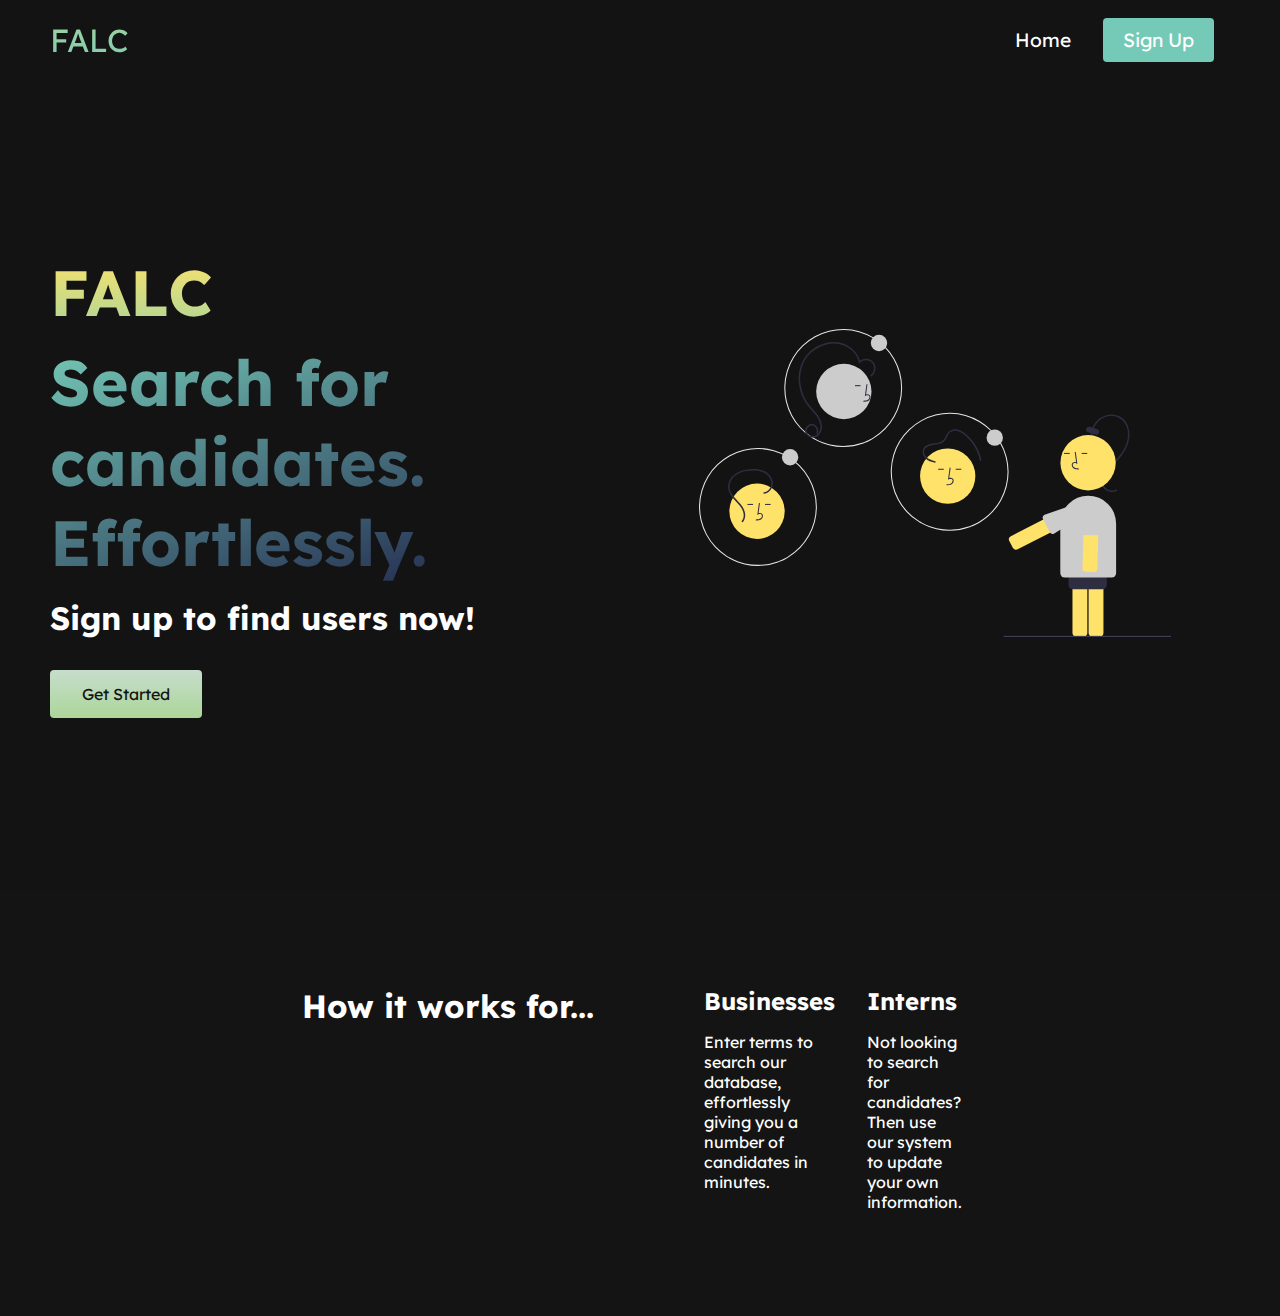
<file: index.html>
<!-- HOME PAGE! -->

<!DOCTYPE html>
<html lang="en">
<head>
    <meta charset="UTF-8">
    <meta http-equiv="X-UA-Compatible" content="IE=edge">
    <meta name="viewport" content="width=device-width, initial-scale=1.0">
    <title>FALC</title>
    <link rel="stylesheet" href="styles.css">
    <link rel="preconnect" href="https://fonts.googleapis.com">
<link rel="preconnect" href="https://fonts.gstatic.com" crossorigin>
<link href="https://fonts.googleapis.com/css2?family=Lexend+Deca:wght@400;700&display=swap" rel="stylesheet">
</head>
<body>
    <nav class="navbar">
        <div class="navbar__container">
            <a href="/" id="navbar__logo">FALC</a>
            <div class="navbar__toggle" id="mobile-menu">
                <span class="bar"></span>
                <span class="bar"></span>
                <span class="bar"></span>
            </div>
            <ul class="navbar__menu">
                <li class="navbar__item">
                    <a href="/index.html" class="navbar__links">
                        Home
                    </a>
                </li>
                <!--<li class="navbar__item">
                    <a href="/Results.php" class="navbar__links">
                        secret shortcut 2
                    </a>
                </li>
                <li class="navbar__item">
                    <a href="/Search.html" class="navbar__links">
                        Secret Shortcut
                    </a>
                </li>-->
                <li class="navbar__btn">
                    <a href="/SignUpLogIn.html" class="button">
                        Sign Up
                    </a>
                </li>
            </ul>
        </div>
    </nav>
    <!-- Hero Section -->
    <div class="main">
        <div class="main__container">
          <div class="main__content">
            <h1>FALC</h1>
            <h2>Search for candidates. Effortlessly.</h2>
            <p>Sign up to find users now!</p>
            <button class="main__btn"><a href="/SignUpLogIn.html">Get Started</a></button>
          </div>
          <div class="main__img--container">
            <img id="main__img" src="images/mainPage_Image.svg" />
          </div>
        </div>
      </div>
      <!--Footer Section -->
      <div class="footer__container">
        <div class="footer__links">
            <div class="footer__link--wrapper">
                <div class="main__content">
                    <p>How it works for...</p>
                  </div>
                <div class="footer__link--items">
                    <h2>Businesses</h2>
                    <a>Enter terms to search our database, effortlessly giving you a number of candidates in minutes.</a>
                </div>
                <div class="footer__link--items">
                    <h2>Interns</h2>
                    <a>Not looking to search for candidates? Then use our system to update your own information.</a>
                </div>
            </div>
        </div>
      </div>
    <!-- Adding a JS File to an HTML is easy! Just copy this line vvv and change app.js to the name of the file :) -->
    <script src="/JS_Files/app.js"></script>
</body>
</html>
</file>
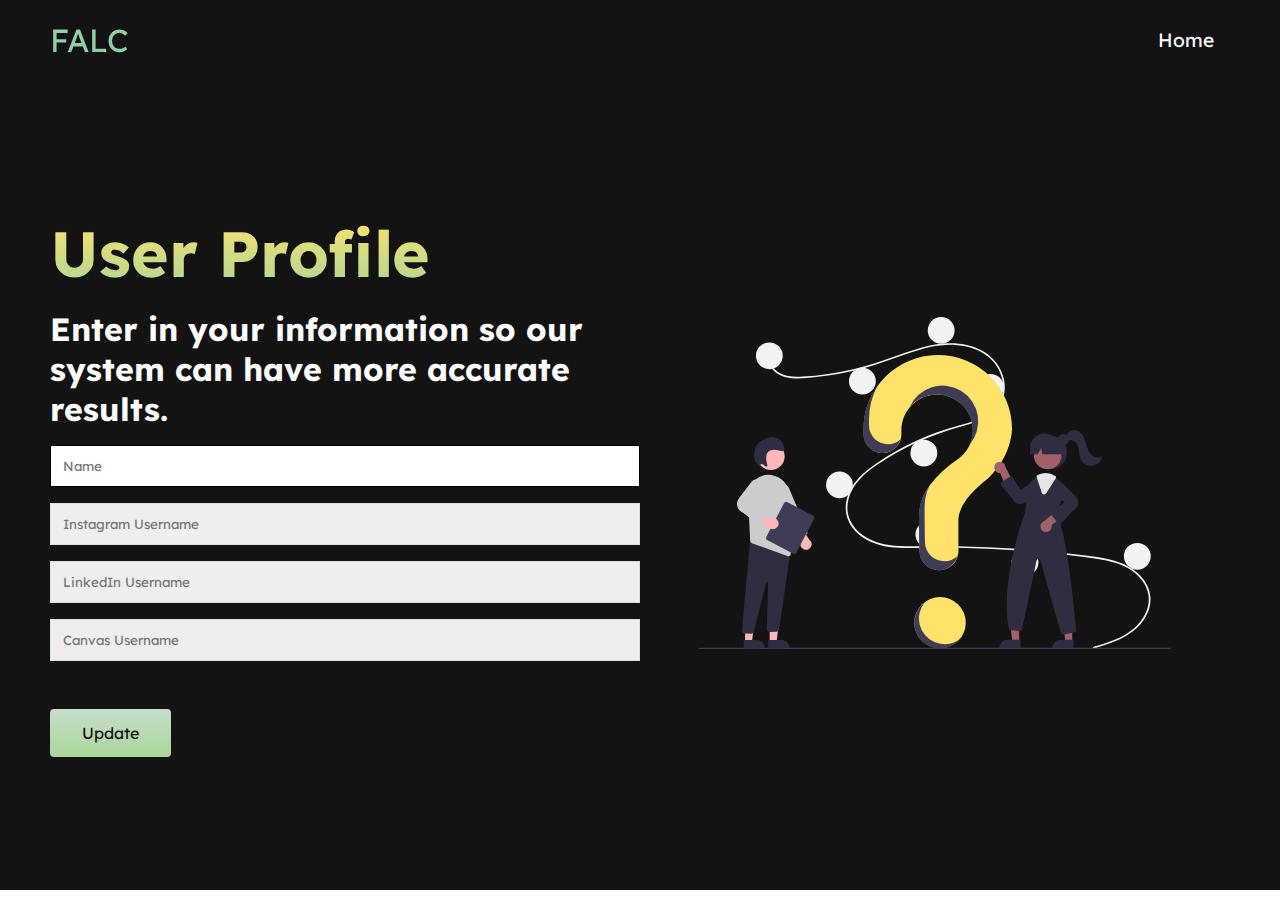
<file: EditProfile.html>
<!-- INTERN EDIT PROFILE PAGE! -->

<!DOCTYPE html>
<html lang="en">
<head>
    <meta charset="UTF-8">
    <meta http-equiv="X-UA-Compatible" content="IE=edge">
    <meta name="viewport" content="width=device-width, initial-scale=1.0">
    <title>Edit Website : FALC</title>
    <link rel="stylesheet" href="styles.css">
    <link rel="preconnect" href="https://fonts.googleapis.com">
<link rel="preconnect" href="https://fonts.gstatic.com" crossorigin>
<link href="https://fonts.googleapis.com/css2?family=Lexend+Deca:wght@400;700&display=swap" rel="stylesheet">
</head>
<body>
    <nav class="navbar">
        <div class="navbar__container">
            <a href="/" id="navbar__logo">FALC</a>
            <div class="navbar__toggle" id="mobile-menu">
                <span class="bar"></span>
                <span class="bar"></span>
                <span class="bar"></span>
            </div>
            <ul class="navbar__menu">
                <li class="navbar__item">
                    <a href="/index.html" class="navbar__links">
                        Home
                    </a>
                </li>
            </ul>
        </div>
    </nav>
    <!-- Hero Section -->
    <div class="main">
        <div class="main__container">
          <div class="main__content">
            <h1>User Profile</h1>
            <p>Enter in your information so our system can have more accurate results.</p>
            <div class="form__message form__message--error"></div>
              <!--Will send the stuff in each input to the php file--!>
             <form action="update_profile.php" method="POST">
            <div class="form__input--group">
                <input type="text" id="userName" name="userName" class="form__input" autofocus placeholder="Name">
                <div class="form__input-error-message"></div>
            </div>
        <div class="form__input--group">
            <input type="text" id="userInstagram" name="userInstagram" class="form__input" autofocus placeholder="Instagram Username">
            <div class="form__input-error-message"></div>
        </div>
        <div class="form__input--group">
            <input type="text" id="userLinkedIn" name="userLinkedIn" class="form__input" autofocus placeholder="LinkedIn Username">
            <div class="form__input-error-message"></div>
        </div>
        <div class="form__input--group">
            <input type="text" id="userCanvas" name="userCanvas" class="form__input" autofocus placeholder="Canvas Username">
            <div class="form__input-error-message"></div>
        </div>
            <!--Removed href tag because PHP file will send the user to the next screen. See update_profile.php to modify next screen location-->
                <button class="main__btn" type="submit">Update</button>
              </form>
          </div>
          <div class="main__img--container">
            <img id="main__img" src="images/error_Image.svg" />
          </div>
        </div>
      </div>
    <script src="/JS_Files/app.js"></script>
</body>
</html>
</file>
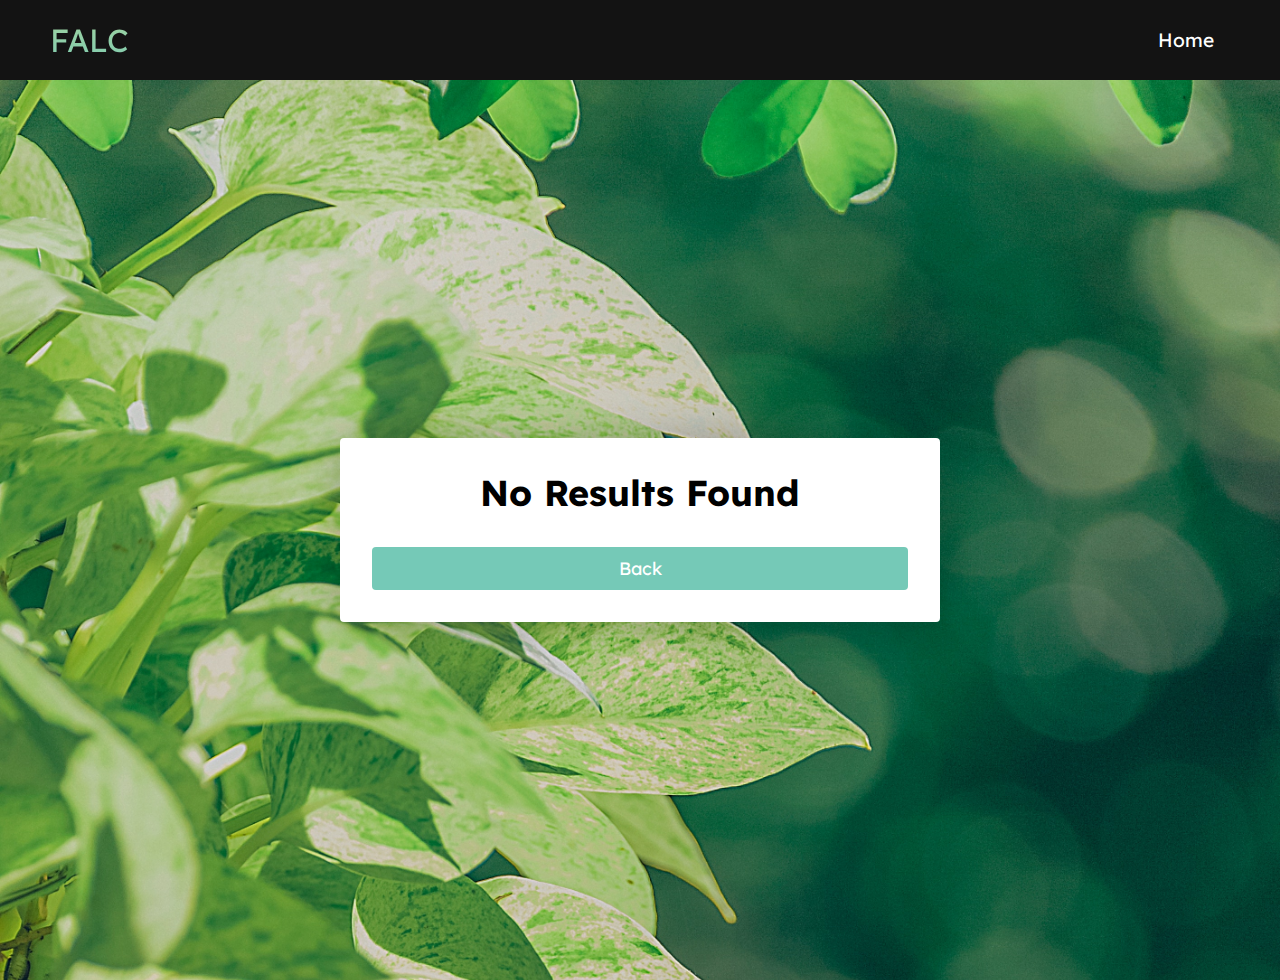
<file: NoResults.html>
<!-- SEARCH RESULTS PAGE! -->

<!DOCTYPE html>
<html lang="en">
<head>
    <meta charset="UTF-8">
    <meta http-equiv="X-UA-Compatible" content="IE=edge">
    <meta name="viewport" content="width=device-width, initial-scale=1.0">
    <title>Results : FALC</title>
    <link rel="stylesheet" href="styles.css">
    <link rel="preconnect" href="https://fonts.googleapis.com">
<link rel="preconnect" href="https://fonts.gstatic.com" crossorigin>
<link href="https://fonts.googleapis.com/css2?family=Lexend+Deca:wght@400;700&display=swap" rel="stylesheet">
</head>
<body>
    <nav class="navbar">
        <div class="navbar__container">
            <a href="/" id="navbar__logo">FALC</a>
            <div class="navbar__toggle" id="mobile-menu">
                <span class="bar"></span>
                <span class="bar"></span>
                <span class="bar"></span>
            </div>
            <ul class="navbar__menu">
                <li class="navbar__item">
                    <a href="/index.html" class="navbar__links">
                        Home
                    </a>
                </li>
            </ul>
        </div>
    </nav>
    <!-- Hero Section -->
    <div class="results">
        <div class="candidate__container">
        <form class="candidate__form" id="login">
            <h1 class="form__title">No Results Found</h1>
            <!-- Fix Later -->
            <a href="/Search.html" class="button">Back</a>
        </form>
    <script src="/JS_Files/app.js"></script>
    <script src="/JS_Files/results.js"></script>
</body>
</html>
</file>
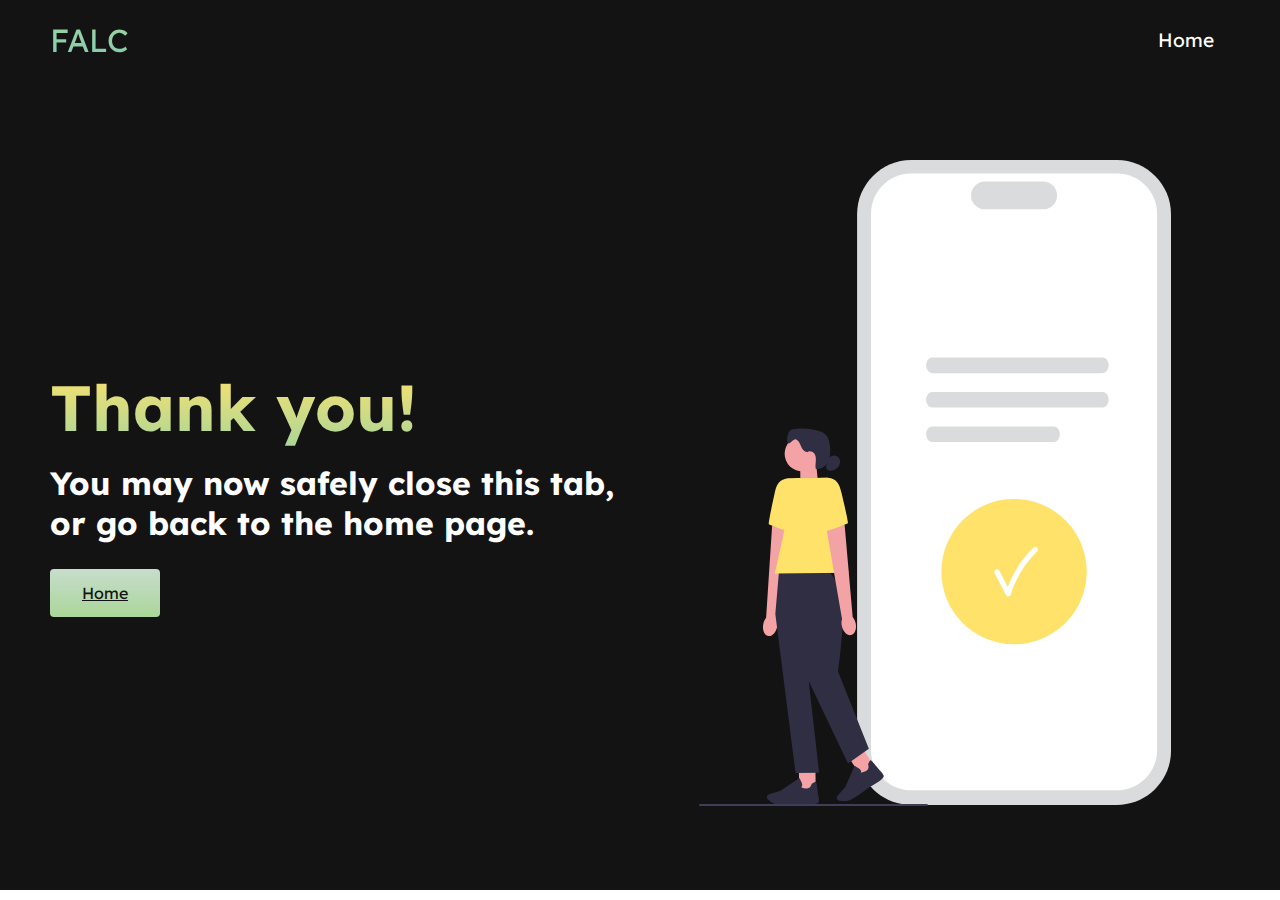
<file: ProfileEditSuccess.html>
<!-- INTERN EDIT PROFILE PAGE! -->

<!DOCTYPE html>
<html lang="en">
<head>
    <meta charset="UTF-8">
    <meta http-equiv="X-UA-Compatible" content="IE=edge">
    <meta name="viewport" content="width=device-width, initial-scale=1.0">
    <title>Information accepted! - FALC</title>
    <link rel="stylesheet" href="styles.css">
    <link rel="preconnect" href="https://fonts.googleapis.com">
<link rel="preconnect" href="https://fonts.gstatic.com" crossorigin>
<link href="https://fonts.googleapis.com/css2?family=Lexend+Deca:wght@400;700&display=swap" rel="stylesheet">
</head>
<body>
    <nav class="navbar">
        <div class="navbar__container">
            <a href="/" id="navbar__logo">FALC</a>
            <div class="navbar__toggle" id="mobile-menu">
                <span class="bar"></span>
                <span class="bar"></span>
                <span class="bar"></span>
            </div>
            <ul class="navbar__menu">
                <li class="navbar__item">
                    <a href="/index.html" class="navbar__links">
                        Home
                    </a>
                </li>
            </ul>
        </div>
    </nav>
    <!-- Hero Section -->
    <div class="main">
        <div class="main__container">
          <div class="main__content">
            <h1>Thank you!</h1>
            <p>You may now safely close this tab, or go back to the home page.<br>‎ </p>
            <a href="/index.html" class="main__btn">Home</a>
          </div>
          <div class="main__img--container">
            <img id="main__img" src="images/internInfoEntered_Image.svg" />
          </div>
        </div>
      </div>
    <script src="/JS_Files/app.js"></script>
</body>
</html>
</file>
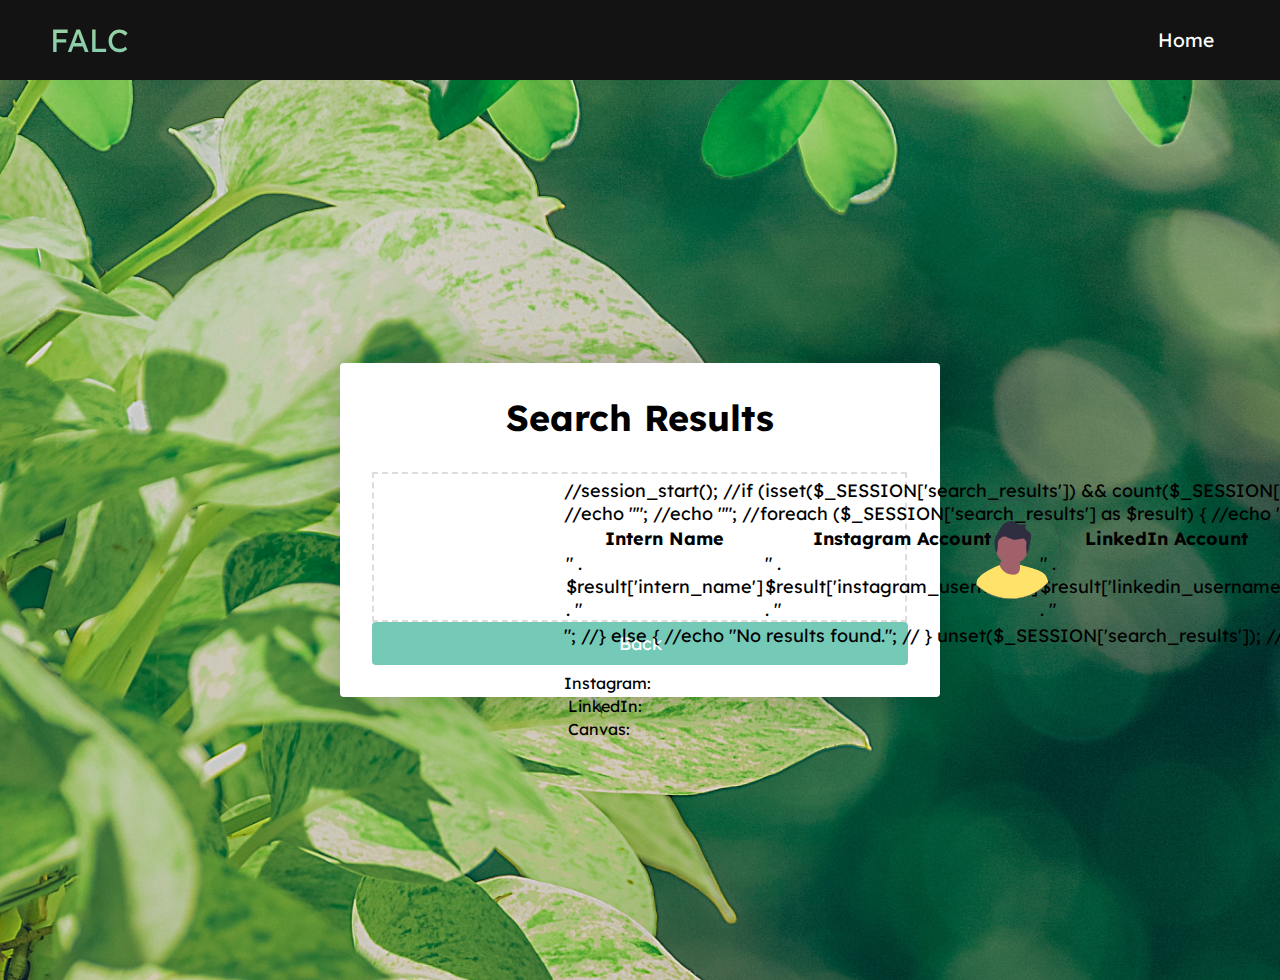
<file: Results.html>
<!-- SEARCH RESULTS PAGE! -->

<!DOCTYPE html>
<html lang="en">
<head>
    <meta charset="UTF-8">
    <meta http-equiv="X-UA-Compatible" content="IE=edge">
    <meta name="viewport" content="width=device-width, initial-scale=1.0">
    <title>Results : FALC</title>
    <link rel="stylesheet" href="styles.css">
    <link rel="preconnect" href="https://fonts.googleapis.com">
<link rel="preconnect" href="https://fonts.gstatic.com" crossorigin>
<link href="https://fonts.googleapis.com/css2?family=Lexend+Deca:wght@400;700&display=swap" rel="stylesheet">
</head>
<body>
    <nav class="navbar">
        <div class="navbar__container">
            <a href="/" id="navbar__logo">FALC</a>
            <div class="navbar__toggle" id="mobile-menu">
                <span class="bar"></span>
                <span class="bar"></span>
                <span class="bar"></span>
            </div>
            <ul class="navbar__menu">
                <li class="navbar__item">
                    <a href="/index.html" class="navbar__links">
                        Home
                    </a>
                </li>
            </ul>
        </div>
    </nav>
    <!-- Hero Section -->
    <div class="results">
        <div class="candidate__container">
        <form class="candidate__form" id="login">
            <h1 class="form__title">Search Results</h1>
            <!-- This is the part that will display if an error has occured (e.g. no users found) -->
            <div class="form__message form__message--error"></div>
            <!-- This is the part that holds candidate information -->
            <div class="candidate">
                <div class="candidate__information">
                    
                    <!--PHP code below! Katie- can this be cleaned up to fit with the rest of the site?-->
                    <!--
                //<?php
                   <!--starts the session previously ended in searchResults.php-->
                    //session_start();

                   <!--Displays the search results in a table: notice the tags, i believe they can be modified w/ classes/id's for styling'-->
                    //if (isset($_SESSION['search_results']) && count($_SESSION['search_results']) > 0) {
                        //echo "<table>";
                        //echo "<tr><th>Intern Name</th><th>Instagram Account</th><th>LinkedIn Account</th><th>Canvas Account</th></tr>";
                        //foreach ($_SESSION['search_results'] as $result) {
                            //echo "<tr><td>" . $result['intern_name'] . "</td><td>" . $result['instagram_username'] . "</td><td>" . $result['linkedin_username'] . "</td><td>" . $result['canvas_username'] . "</td></tr>";
                        //}
                        //echo "</table>";
                    //} else {
                    //echo "No results found.";
                     // }

                    <!--Clear the session variable-->
                    unset($_SESSION['search_results']);
                //?>
                    --!>
                    
                    <c class="candidate__name" id="candidate__name">Name<br><br></c>
                    <linkTXT class="candidate__instagram" id="candidate__instagram" href="/">Instagram:<br>‎ </linkTXT>
                    <linkTXT class="candidate__linkedin" id="candidate__linkedin" href="/">LinkedIn:<br>‎ </linkTXT>
                    <linkTXT class="candidate__canvas" id="candidate__canvas" href="/">Canvas:<br>‎ </linkTXT>
                </div>
                <div class="candidate__img--container">
                    <img id="candidate__img" src="images/miscPFP_Image.svg" />
                </div>
            </div>
    
            <!-- Fix Later -->
            <a href="/Search.html" class="button">Back</a>
        </form>
    <script src="/JS_Files/app.js"></script>
    <script src="/JS_Files/results.js"></script>
</body>
</html>
</file>
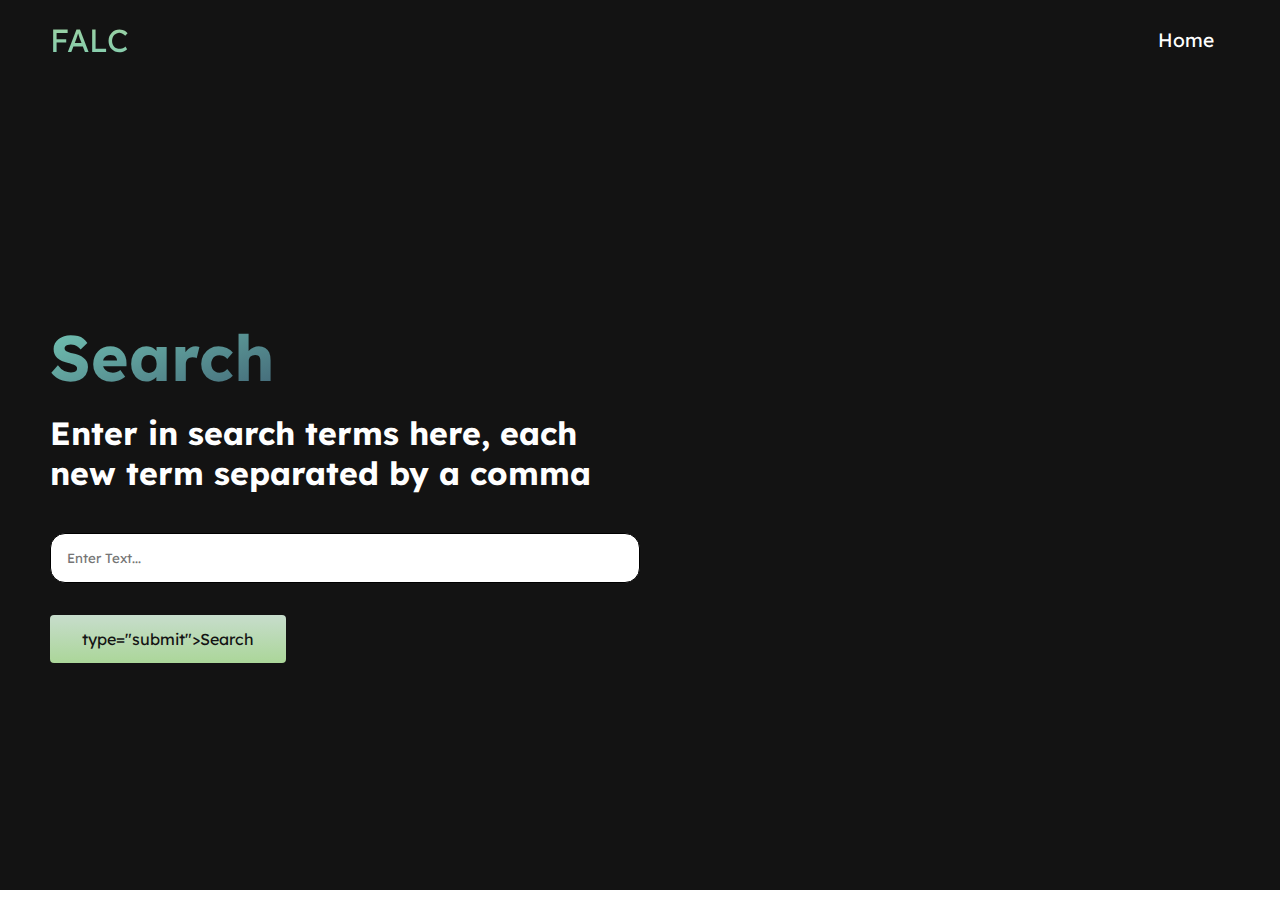
<file: Search.html>
<!-- SEARCH PAGE! -->

<!DOCTYPE html>
<html lang="en">
<head>
    <meta charset="UTF-8">
    <meta http-equiv="X-UA-Compatible" content="IE=edge">
    <meta name="viewport" content="width=device-width, initial-scale=1.0">
    <title>Search : FALC</title>
    <link rel="stylesheet" href="styles.css">
    <link rel="preconnect" href="https://fonts.googleapis.com">
<link rel="preconnect" href="https://fonts.gstatic.com" crossorigin>
<link href="https://fonts.googleapis.com/css2?family=Lexend+Deca:wght@400;700&display=swap" rel="stylesheet">
</head>
<body>
    <nav class="navbar">
        <div class="navbar__container">
            <a href="/" id="navbar__logo">FALC</a>
            <div class="navbar__toggle" id="mobile-menu">
                <span class="bar"></span>
                <span class="bar"></span>
                <span class="bar"></span>
            </div>
            <ul class="navbar__menu">
                <li class="navbar__item">
                    <a href="/index.html" class="navbar__links">
                        Home
                    </a>
                </li>
            </ul>
        </div>
    </nav>
    <!-- Hero Section -->
    <div class="main">
        <div class="main__container">
          <div class="main__content">
            <h2>Search</h2>
            <!-- ignore this error message i had to do some funky stuff but its working -->
            <p>Enter in search terms here, each new term separated by a comma<br>‎ </p>

            <form method="get" action="/searchResults.php"> 
            <input type="text" id="searchBarTXT" name ="q" class="search__input" autofocus placeholder="Enter Text...">

             <!--A.S. updated the button to send the text in the search bar to the php file called searchResults. This
                file will use the input to search the database and return users who have info that contains that keyword
                AT THIS POINT, PHP CAN ONLY HANDLE ONE WORD AT A TIME-->
            <button class="main__btn"> type="submit">Search</button>
          </div>
        </div>
      </div>
    </div>
    <script src="/JS_Files/app.js"></script>
    <script src="/JS_Files/search.js"></script>
</body>
</html>
</file>
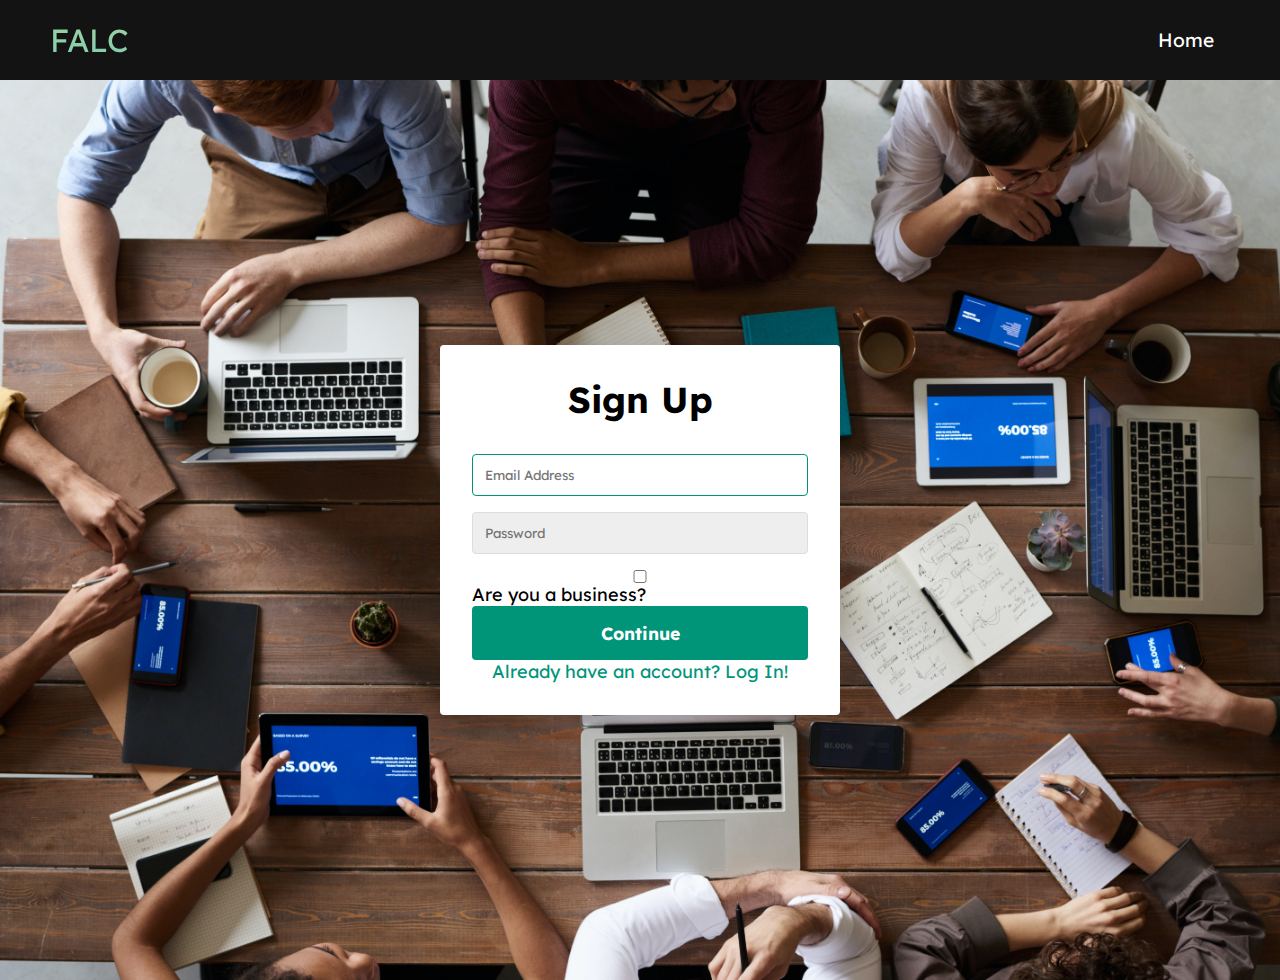
<file: SignUpLogIn.html>
<!-- SIGN UP/LOG IN PAGE! -->

<!DOCTYPE html>
<html lang="en">
<head>
    <meta charset="UTF-8">
    <meta http-equiv="X-UA-Compatible" content="IE=edge">
    <meta name="viewport" content="width=device-width, initial-scale=1.0">
    <title>Log In : FALC</title>
    <link rel="stylesheet" href="styles.css">
    <link rel="preconnect" href="https://fonts.googleapis.com">
<link rel="preconnect" href="https://fonts.gstatic.com" crossorigin>
<link href="https://fonts.googleapis.com/css2?family=Lexend+Deca:wght@400;700&display=swap" rel="stylesheet">
</head>
<body>
    <nav class="navbar">
        <div class="navbar__container">
            <a href="/" id="navbar__logo">FALC</a>
            <div class="navbar__toggle" id="mobile-menu">
                <span class="bar"></span>
                <span class="bar"></span>
                <span class="bar"></span>
            </div>
            <ul class="navbar__menu">
                <li class="navbar__item">
                    <a href="/index.html" class="navbar__links">
                        Home
                    </a>
                </li>
            </ul>
        </div>
    </nav>
    <!-- Login Section -->
    <div class="login">
    <div class="login__container">
    <form class="form form--hidden" class="form" id="login" method="POST" action="logInBackEnd.php">
        <h1 class="form__title">Login</h1>
        <div class="form__message form__message--error"></div>
        <div class="form__input--group">
            <input type="text" id="userLogInEmail" name="logInUsername" class="form__input" autofocus placeholder="Email Address">
            <div class="form__input-error-message"></div>
        </div>
        <div class="form__input--group">
            <input type="password" id="userLogInPass" name="logInPassword" class="form__input" autofocus placeholder="Password">
            <div class="form__input-error-message"></div>
        </div>

        <input type="checkbox" id="logInCheckbox" name="logInCheckbox" value="Business" class="form__input">
        <label for="logInCheckbox"> Are you a business?</label><br>

        <button class="form__button" type="submit">Continue</button>
        <p class="form__text">
            <a class="form__link" id="linkCreateAccount" >Don't have an account? Sign up!</a>
        </p>
    </form>
    
    <!-- Sign Up Section -->
    <form id="createAccount" action="SignUpBackEnd.php" method="post">
        <h1 class="form__title">Sign Up</h1>
        <div class="form__message form__message--error"></div>
        <div class="form__input--group">
            <input type="text" id="userSignUpEmail" name="userEmail" class="form__input" autofocus placeholder="Email Address">
            <div class="form__input-error-message"></div>
        </div>
        <div class="form__input--group">
            <input type="password" id="userSignUpPass" name="userPassword" class="form__input" autofocus placeholder="Password">
            <div class="form__input-error-message"></div>
        </div>

        <input type="checkbox" id="signUpCheckbox" name="signUpCheckbox" value="Business" class="form__input">
        <label for="signUpCheckbox"> Are you a business?</label><br>

        <button class="form__button" type="submit" >Continue</button>
        <p class="form__text">
            <a class="form__link" id="linkLogin">Already have an account? Log In!</a>
        </p>
    </form>
    </div>
    </div>
    <script src="/JS_Files/login.js"></script>
    <script src="/JS_Files/app.js"></script>
</body>
</html>
</file>
<file: styles.css>
* {
    box-sizing: border-box;
    margin: 0;
    padding: 0;
    font-family: 'Lexend Deca', sans-serif;
}

.navbar{
    background: #131313;
    height: 80px;
    display: flex;
    justify-content: center;
    align-items: center;
    font-size: 1.2rem;
    position: sticky;
    top: 0;
    z-index: 999;
}

.navbar__container{
    display: flex;
    justify-content: space-between;
    height: 80px;
    z-index: 1;
    width: 100%;
    max-width: 1300px;
    margin: 0 auto ;
    padding: 0 50px;
}

#navbar__logo{
    background-color: #abd699;
    background-image: linear-gradient(to top, #75c9b7 0%, #abd699 100%);
    background-size: 100%;
    background-clip: text;
    -webkit-background-clip: text;
    -moz-background-clip: text;
    -webkit-text-fill-color: transparent;
    -moz-text-fill-color: transparent;
    display: flex;
    align-items: center;
    cursor: pointer;
    text-decoration: none;
    font-size: 2rem;
}

.fa-gem{
    margin-right: 0.5rem;
}
.navbar__menu {
    display: flex;
    align-items:center;
    list-style: none;
    text-align: center;
}
.navbar__item {
    height: 80px;
}

.navbar__links{
    color: #fff;
    display: flex;
    align-items: center;
    justify-content: center;
    text-decoration: none;
    padding: 0 1rem;
    height: 100%;
}
.navbar__btn{
    display: flex;
    justify-content: center;
    align-items: center;
    padding: 0 1rem;
    width: 100%;
}
.button{
    display: flex;
    justify-content: center;
    align-items: center;
    text-decoration: none;
    padding: 10px 20px;
    height: 100%;
    width: 100%;
    border: none;
    outline: none;
    border-radius: 4px;
    background: #75c9b7;
    color: #fff;
}
.button:hover {
    background: #ffe26a;
    transition: all 0.3s ease;
}

.navbar__links:hover{
    color: #75c9b7;
    transition: all 0.3s ease;
}

@media screen and (max-width: 960px){
    .navbar__container{
        display: flex;
        justify-content: space-between;
        height: 80px;
        z-index: 1;
        width: 100%;
        max-width: 1300px;
        padding: 0;
    }

    .navbar__menu {
        display: grid;
        grid-template-columns: auto;
        margin: 0;
        width: 100%;
        position: absolute;
        top: -1000px;
        opacity: 0;
        transition: all 0.5s ease;
        height: 50vh;
        z-index: -1;
    }

    .navbar__menu.active{
        background: #131313;
        top: 100%;
        opacity: 1;
        transition: all 0.5s ease;
        z-index: 99;
        height: 50vh;
        font-size: 1.6rem;
    }
    #navbar__logo{
        padding-left: 25px;
    }
    .navbar__toggle .bar{
        width: 25px;
        height: 3px;
        margin: 5px auto;
        transition: all 0.3s ease-in-out;
        background: #fff;
    }

    .navbar__item{
        width: 100%;
    }

    .navbar__links{
        text-align: center;
        padding: 2rem;
        width: 100%;
        display: table;
    }

    #mobile-menu{
        position: absolute;
        top: 20%;
        right: 5%;
        transform: translate(5%, 20%);
    }

    .navbar__btn{
        padding-bottom: 2rem;
    }

    .button{
        display: flex;
        justify-content: center;
        align-items: center;
        width: 80%;
        height: 80px;
        margin: 0;
    }

    .navbar__toggle .bar{
        display: block;
        cursor: pointer;
    }

    #mobile-menu.is-active .bar:nth-child(2){
        opacity: 0;
    }
    #mobile-menu.is-active .bar:nth-child(1){
        transform: translateY(8px) rotate(45deg);
    }
    #mobile-menu.is-active .bar:nth-child(3){
        transform: translateY(-8px) rotate(-45deg);
    }
}


/* Main Content CSS */
.main {
    background-color: #141414;
  }
  
  .main__container {
    display: grid;
    grid-template-columns: 1fr 1fr;
    align-items: center;
    justify-self: center;
    margin: 0 auto;
    height: 90vh;
    background-color: #131313;
    z-index: 1;
    width: 100%;
    max-width: 1300px;
    padding-right: 50px;
    padding-left: 50px;
  }
  
  .main__content {
    color: #fff;
    width: 100%;
  }
  
  .main__content h1 {
    font-size: 4rem;
    background-color: #abd699;
    background-image: linear-gradient(to top, #abd699 0%, #ffe26a 100%);
    background-size: 100%;
    background-clip: text;
    -webkit-background-clip: text;
    -moz-background-clip: text;
    -webkit-text-fill-color: transparent;
    -moz-text-fill-color: transparent;
  }
  
  .main__content h2 {
    font-size: 4rem;
    margin-top: 10px;
    background-color: #fff;
    background-image: linear-gradient(-20deg, #16123F 0%, #75c9b7 100%);
    background-size: 100%;
    background-clip: text;
    -webkit-background-clip: text;
    -moz-background-clip: text;
    -webkit-text-fill-color: transparent;
    -moz-text-fill-color: transparent;
  }
  
  .main__content p {
    margin-top: 1rem;
    font-size: 2rem;
    font-weight: 700;
  }
  
  .main__btn {
    font-size: 1rem;
    background-image: linear-gradient(to top, #abd699 0%, #c7ddcc 100%);
    padding: 14px 32px;
    border: none;
    border-radius: 4px;
    color: #131313;
    margin-top: 2rem;
    cursor: pointer;
    position: relative;
    transition: all 0.35s;
    outline: none;
  }
  
  .main__btn a {
    position: relative;
    z-index: 2;
    color: #131313;
    text-decoration: none;
  }
  
  .main__btn:after {
    position: absolute;
    content: '';
    top: 0;
    left: 0;
    width: 0;
    height: 100%;
    background: #ffe26a;
    transition: all 0.35s;
    border-radius: 4px;
  }
  
  .main__btn:hover {
    color: #fff;
  }
  
  .main__btn:hover:after {
    width: 100%;
  }
  
  .main__img--container {
    text-align: center;
  }
  
  #main__img {
    height: 80%;
    width: 80%;
  }
  
  /* Mobile Responsive */
  @media screen and (max-width: 768px) {
    .main__container {
      display: grid;
      grid-template-columns: auto;
      align-items: center;
      justify-self: center;
      width: 100%;
      margin: 0 auto;
      height: 90vh;
    }
  
    .main__content {
      text-align: center;
      margin-bottom: 4rem;
    }
  
    .main__content h1 {
      font-size: 2.5rem;
      margin-top: 2rem;
    }
  
    .main__content h2 {
      font-size: 3rem;
    }
  
    .main__content p {
      margin-top: 1rem;
      font-size: 1.5rem;
    }
  }
  
  @media screen and (max-width: 480px) {
    .main__content h1 {
      font-size: 2rem;
      margin-top: 3rem;
    }
  
    .main__content h2 {
      font-size: 2rem;
    }
  
    .main__content p {
      margin-top: 2rem;
      font-size: 1.5rem;
    }
  
    .main__btn {
      padding: 12px 36px;
      margin: 2.5rem 0;
    }
  }

/* Footer CSS */
.footer__container {
    background-color: #141414;
    padding: 5rem 0;
    display: flex;
    flex-direction: column;
    justify-content: center;
    align-items: center;
  }
  
  #footer__logo {
    color: #fff;
    display: flex;
    align-items: center;
    cursor: pointer;
    text-decoration: none;
    font-size: 2rem;
  }
  
  .footer__links {
    width: 100%;
    max-width: 1000px;
    display: flex;
    justify-content: center;
  }
  
  .footer__link--wrapper {
    display: flex;
  }
  
  .footer__link--items {
    display: flex;
    flex-direction: column;
    align-items: flex-start;
    margin: 16px;
    text-align: left;
    width: 160px;
    box-sizing: border-box;
  }
  
  .footer__link--items h2 {
    margin-bottom: 16px;
  }
  
  .footer__link--items > h2 {
    color: #fff;
  }
  
  .footer__link--items a {
    color: #fff;
    text-decoration: none;
    margin-bottom: 0.5rem;
  }
  
  .footer__link--items a:hover {
    color: #e9e9e9;
    transition: 0.3s ease-out;
  }
  
.login {
  --color-primary: #009579;
  --color-primary-dark: #009579;
  --color-secondary: #009579;
  --color-error: #009579;
  --color-success: #009579;
  --border-radius: 4px;

  margin: 0;
  height: 100vh;
  display: flex;
  align-items: center;
  justify-content: center;
  font-size: 18px;
  background: url(./images/login_BG.jpg);
  background-size: cover;

}

.results {
  --color-primary: #009579;
  --color-primary-dark: #009579;
  --color-secondary: #009579;
  --color-error: #009579;
  --color-success: #009579;
  --border-radius: 4px;

  margin: 0;
  height: 100vh;
  display: flex;
  align-items: center;
  justify-content: center;
  font-size: 18px;
  background: url(./images/resultsBG.jpg);
  background-size: cover;

}

.login__container{
  width: 400px;
  max-width: 400px;
  margin: 1rem;
  padding: 2rem;
  box-shadow: 0 0 40px rgba(0, 0, 0, 0.2);
  border-radius: var(--border-radius);
  background: #fff;
}

.form--hidden{
  display:none;
}

.form > *:first-child{
  margin-top: 0;
}

.form > *:last-child{
  margin-bottom: 0;
}

.form__title{
  margin-bottom: 2rem;
  text-align: center;
}


.form__message{
  text-align: center;
  margin-bottom: 1rem;
}

.form__message--success{
  color: var(--color-success)
}

.form__message--error{
  color: var(--color-error)
}

.form__input--group{
  margin-bottom: 1rem;
}

.form__input{
  display:block;
  width: 100%;
  padding: 0.75rem;
  box-sizing: border-box;
  border-radius: var(--border-radius);
  border: 1px solid #dddddd;
  outline: none;
  background: #eeeeee;
  transition: background 0.2s, border-color 0.2s;
}

.form__input:focus{
  border-color:var(--color-primary);
  background: #ffffff;
}

.form__input--error{
  color: var(--color-error);
  border-color: var(--color-error);
}

.form__input-error-message{
  margin-top: 0.5rem;
  font-size: 0.85rem;
  color: var(--color-error);
}

.form__button{
  height: 90%;
  width: 100%;
  padding: 1rem 2rem;
  font-weight: bold;
  font-size: 1.1rem;
  color: #ffffff;
  border: none;
  border-radius: var(--border-radius);
  outline: none;
  cursor: pointer;
  background: var(--color-primary);
}

.form__button:hover{
  background: var(--color-primary-dark);
}
.form__button:active{
  transform: scale(0.98);
}

.form__text{
  text-align: center;
}
.form__link{
  color:var(--color-secondary);
  text-decoration: none;
  cursor: pointer;
}

.form__link:hover{
  text-decoration: underline;
}


.search__input{
  display:flex;
  width: 100%;
  padding: 1rem;
  box-sizing: border-box;
  border-radius: 15px;
  border: 1px solid #dddddd;
  outline: none;
  background: #eeeeee;
  transition: background 0.2s, border-color 0.2s;
}

.search__input:focus{
  border-color:var(--color-primary);
  background: #ffffff;
}

.candidate{
    height: 150px;
    width: 535px;
    padding: 10px;
    border: 2px dashed #E0DCDC;
    margin: 0;
    display: flex;
}
.candidate__img--container {
  position: relative;
  top: 15px;
  left: -400px;
}

#candidate__img {
  height: 100px;
  width: 100px;
}
.candidate__information{
  flex: 1;
  position: relative;
  top: -5px;
  left: 180px;
}

.candidate__information c{
    margin-top: 1rem;
    font-size: 1.2rem;
    font-weight: 700;
}
.candidate__information linkTXT{
  font-size: 1rem;
  font-weight: 400;
}

.candidate__container{
  width: 600px;
  max-width: 600px;
  margin: 1rem;
  padding: 2rem;
  box-shadow: 0 0 40px rgba(0, 0, 0, 0.2);
  border-radius: var(--border-radius);
  background: #fff;
}

.candidate__form--hidden{
  display:none;
}

.candidate__form > *:first-child{
  margin-top: 0;
}

.candidate__form > *:last-child{
  margin-bottom: 0;
}

.candidate__button{
  height: 90%;
  width: 100%;
  padding: 1rem 2rem;
  font-weight: bold;
  font-size: 1.1rem;
  color: #ffffff;
  border: none;
  border-radius: var(--border-radius);
  outline: none;
  cursor: pointer;
  background: var(--color-primary);
}

.candidate__button:hover{
  background: var(--color-primary-dark);
}
.candidate__button:active{
  transform: scale(0.98);
}
</file>
